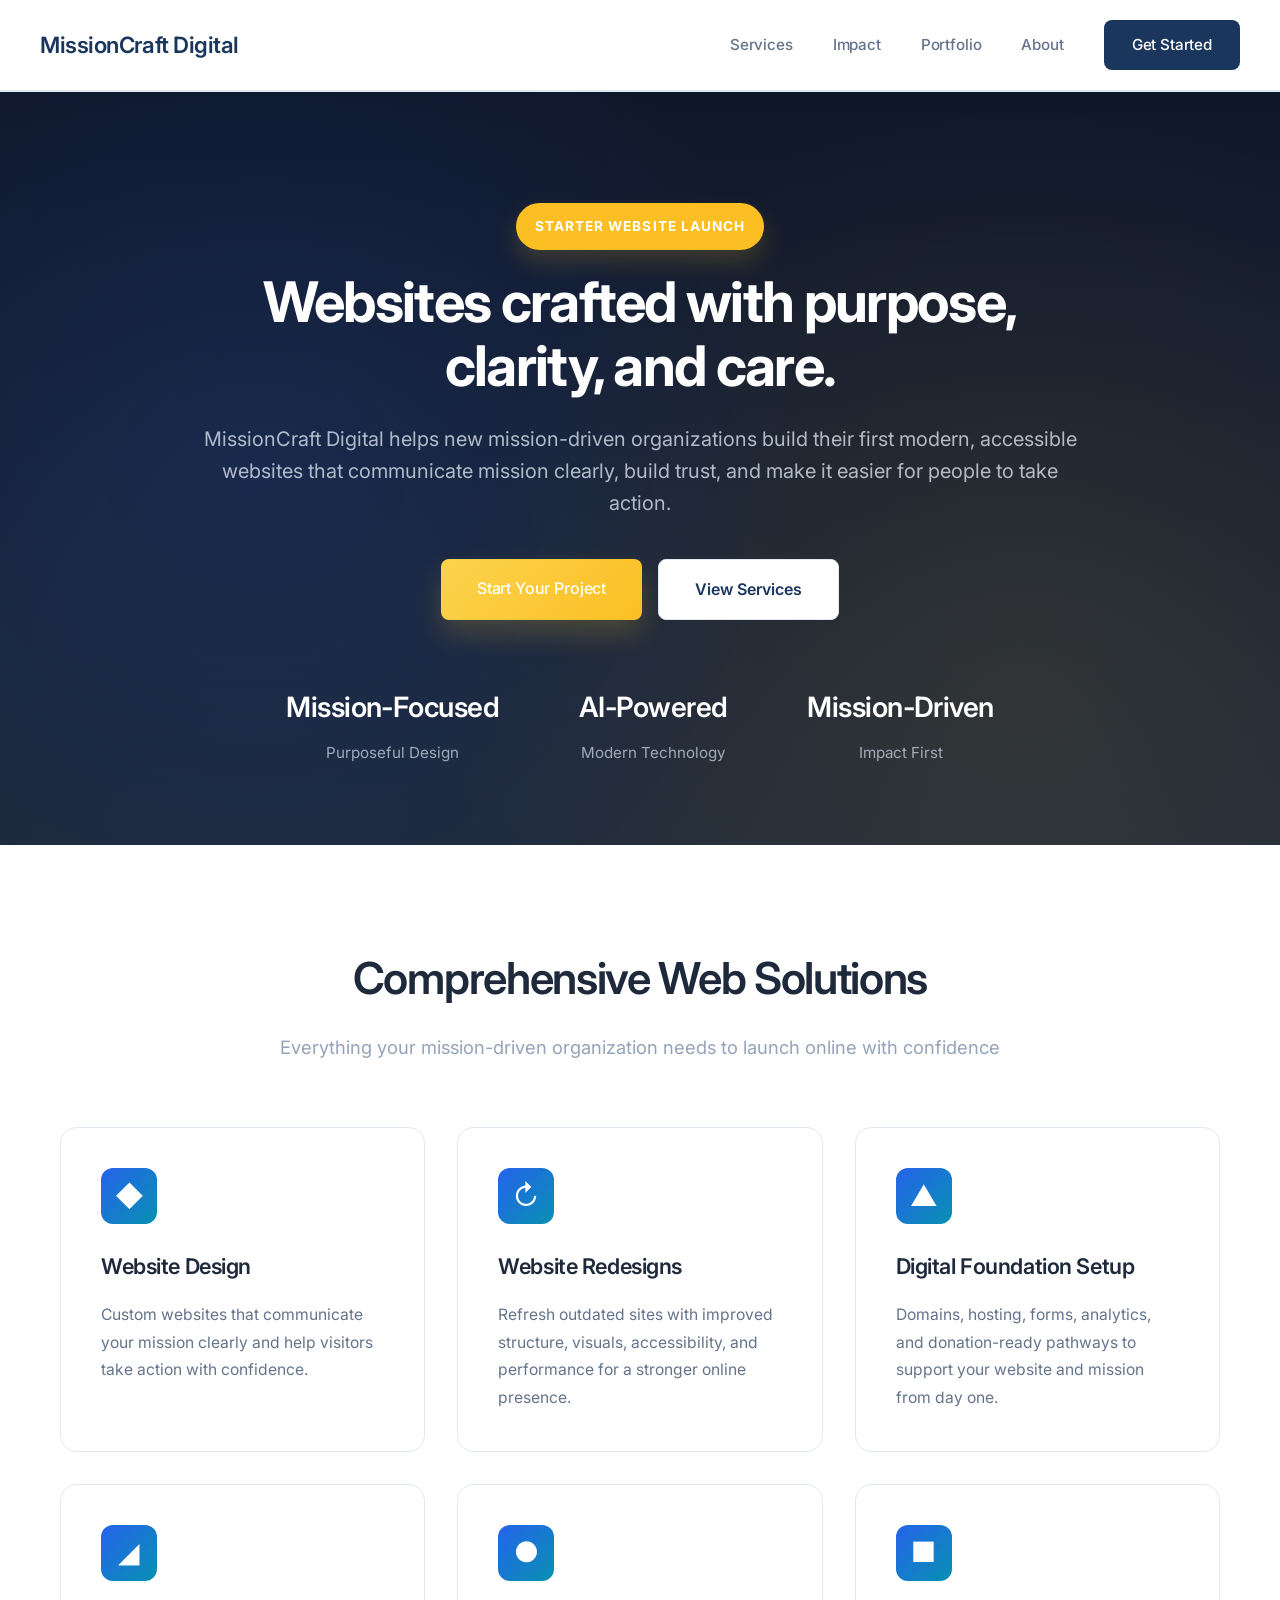
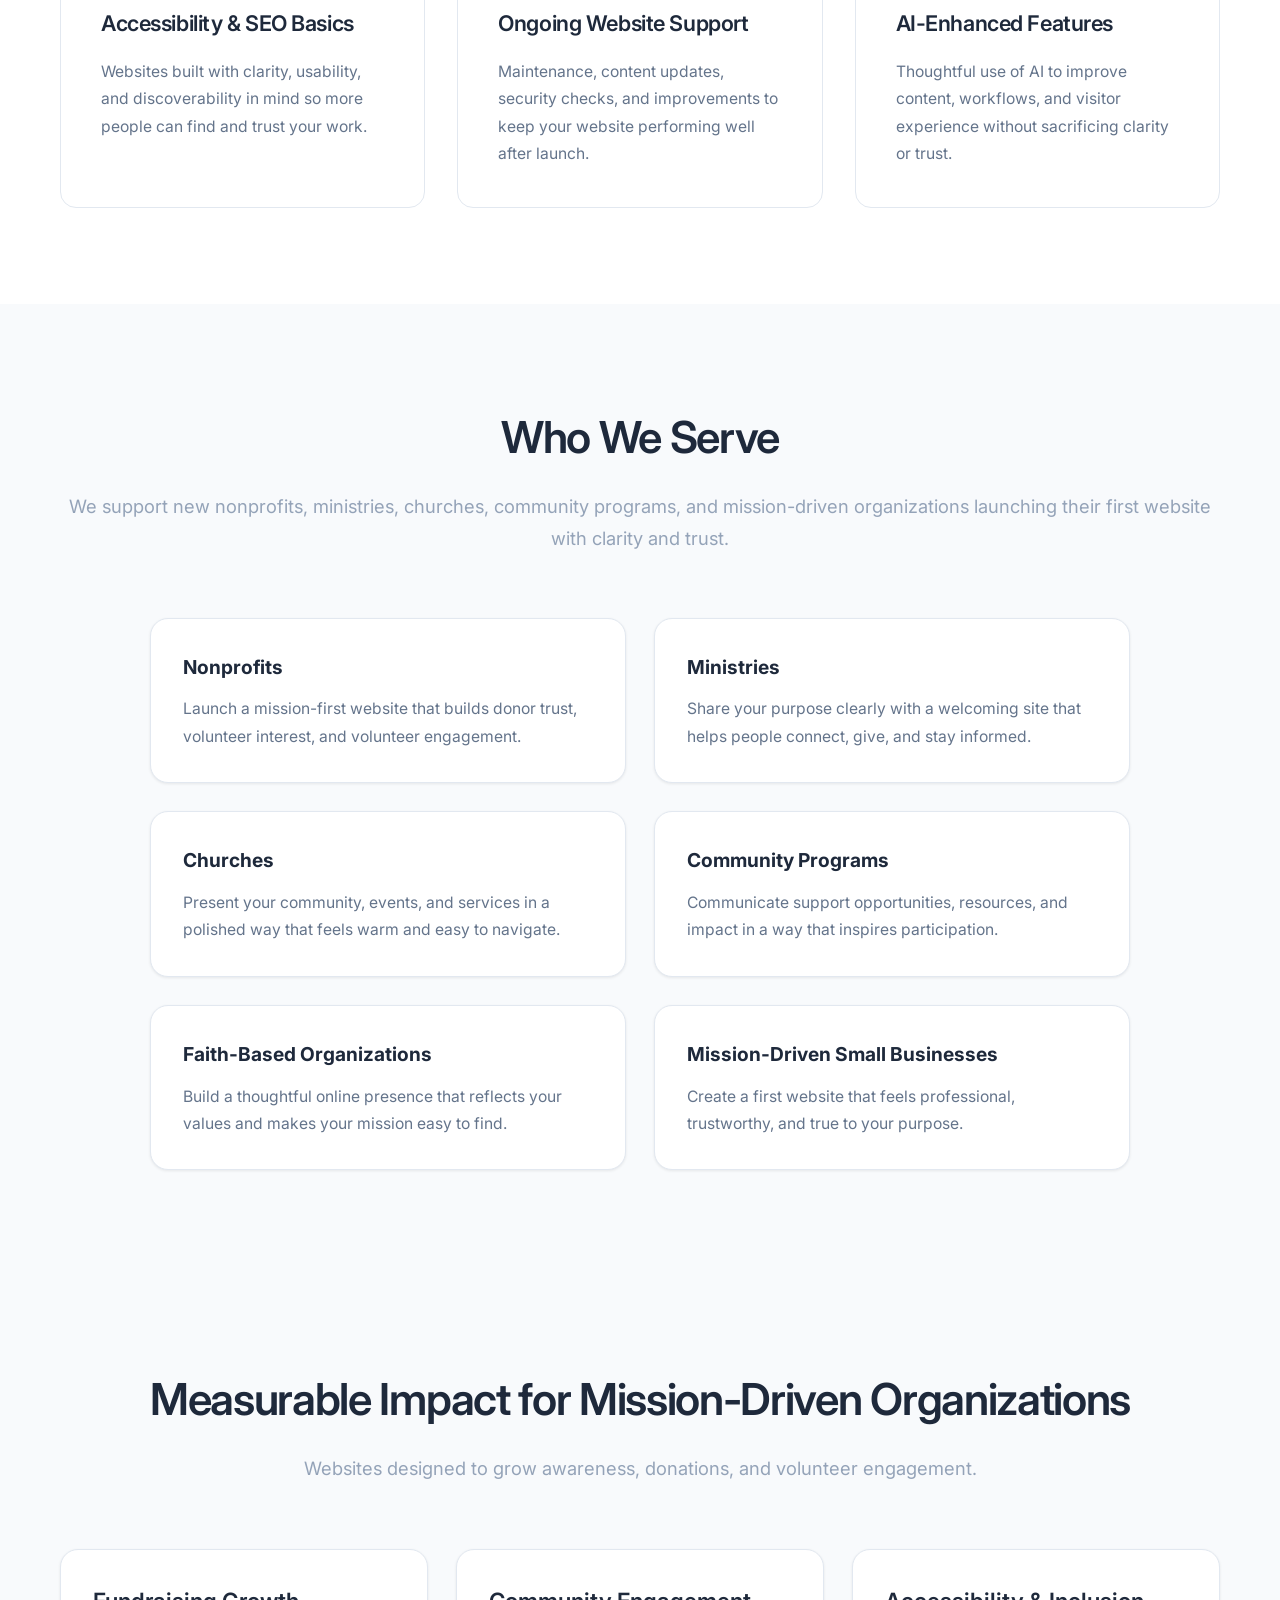
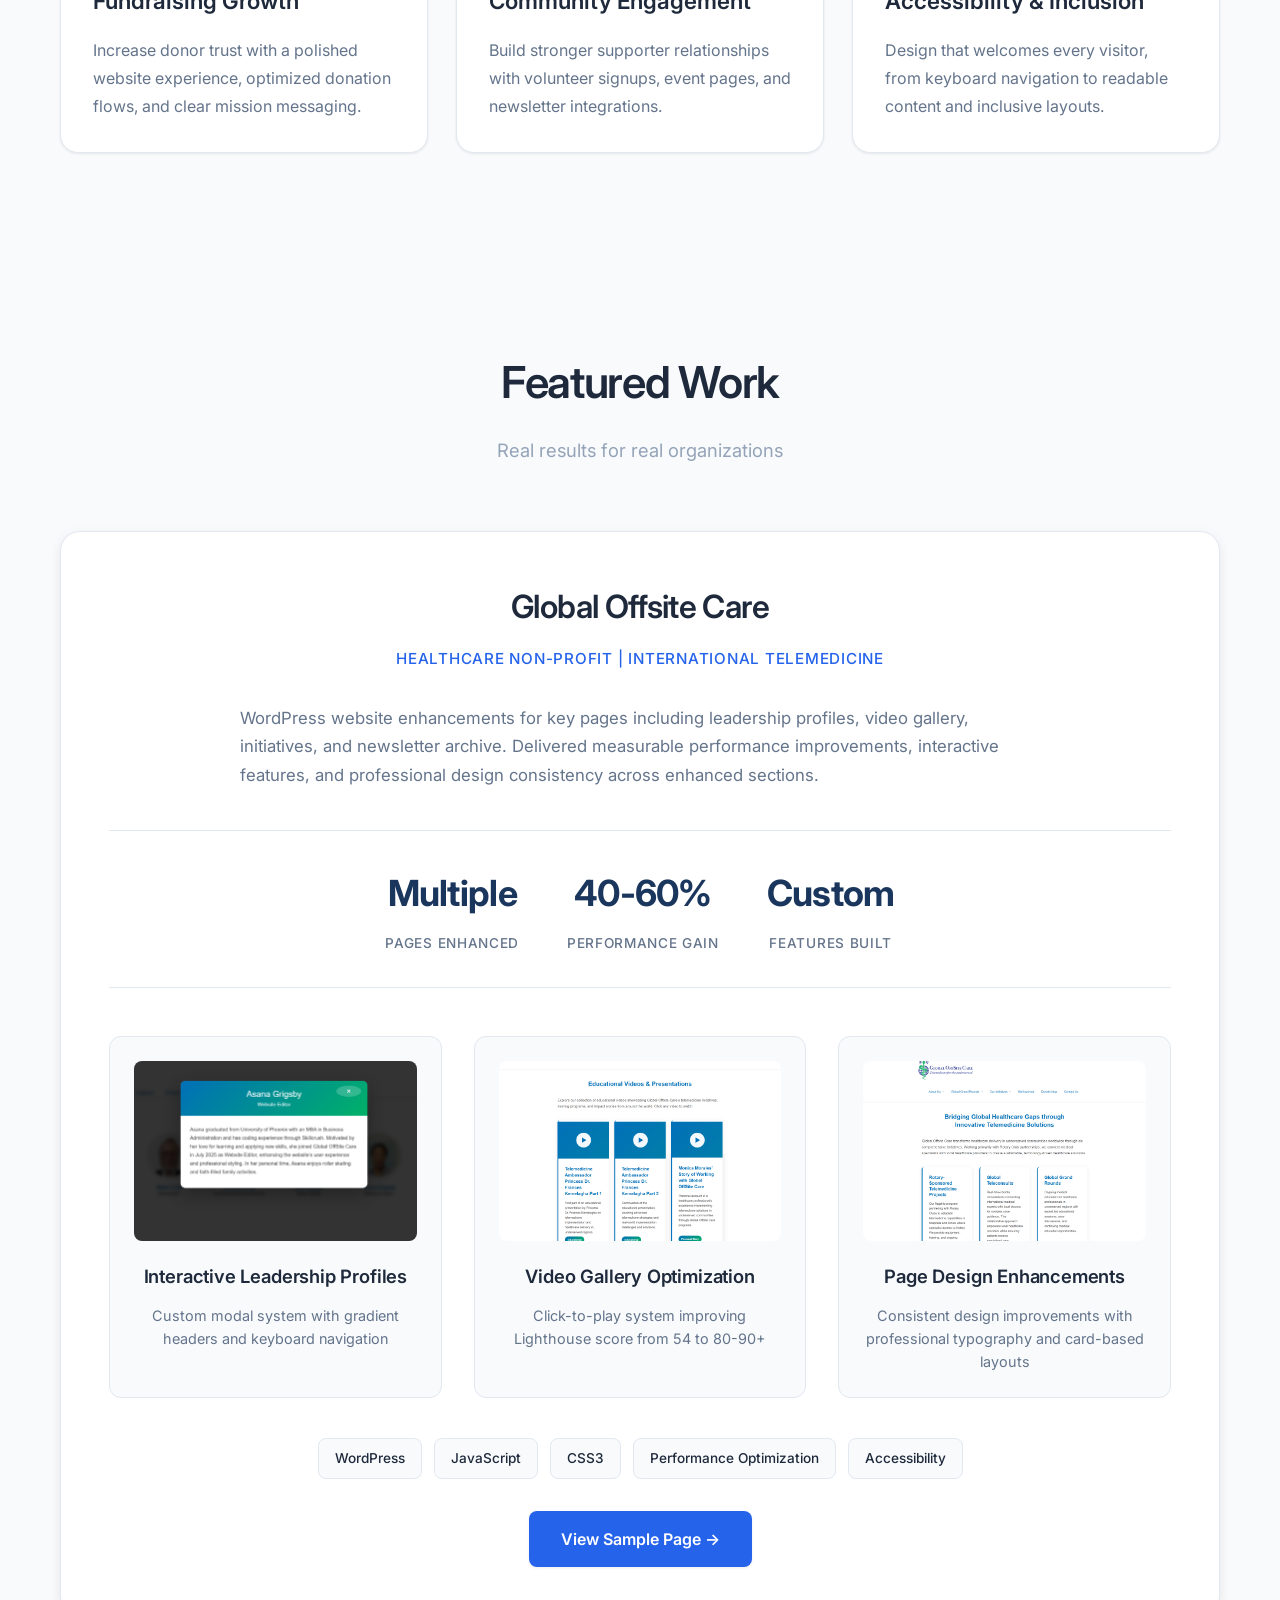
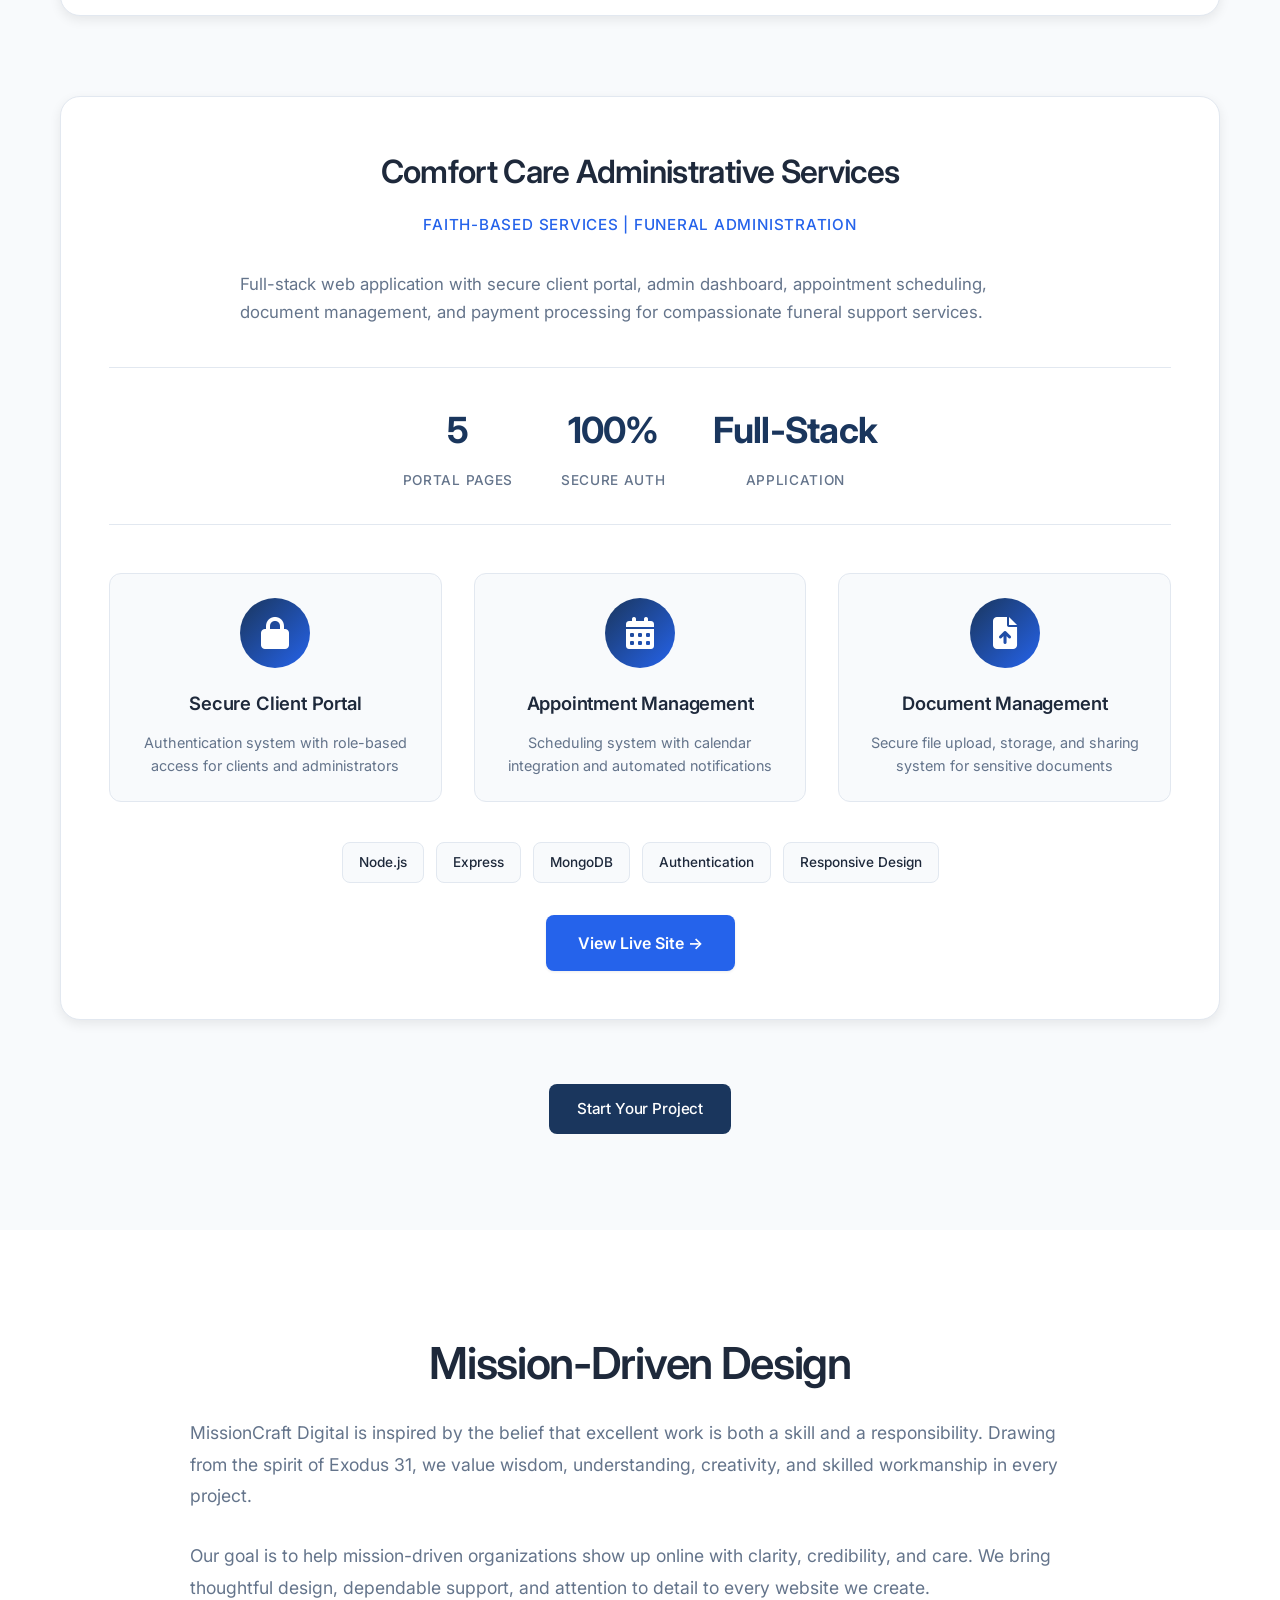
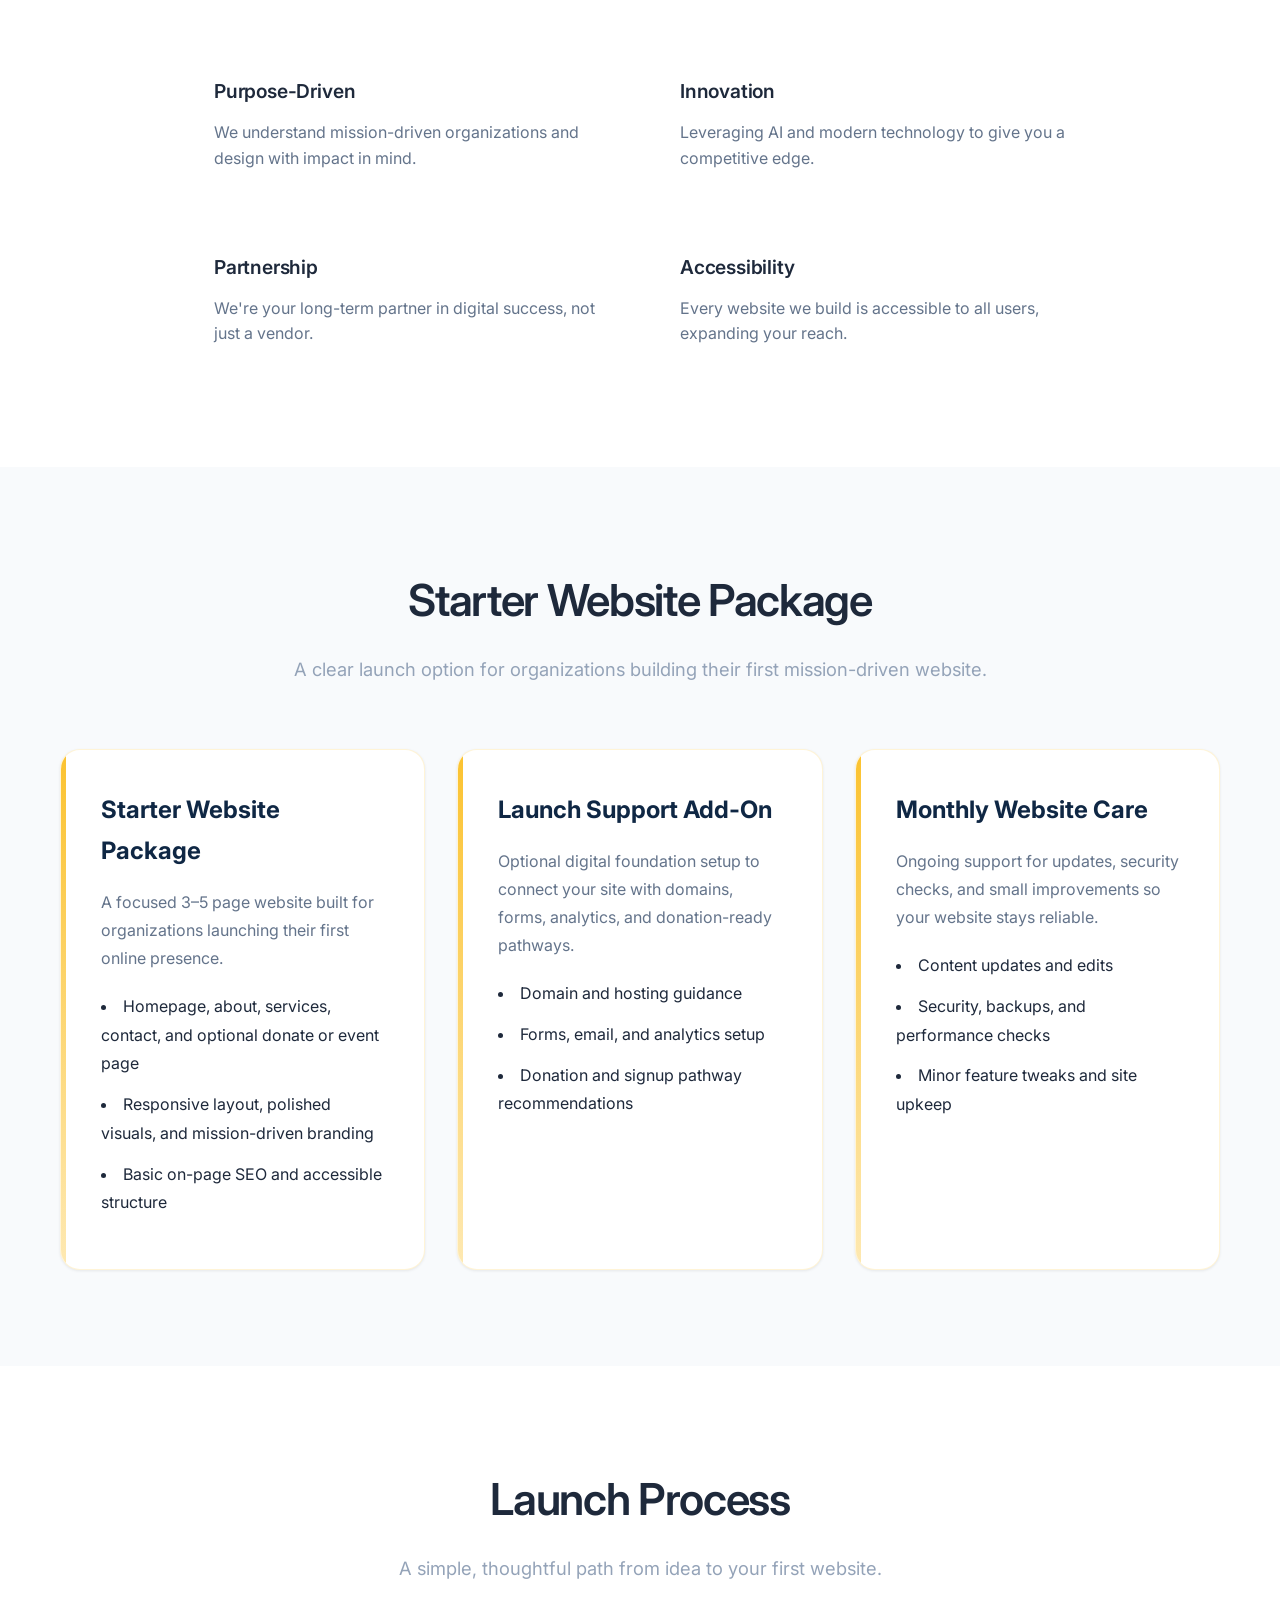
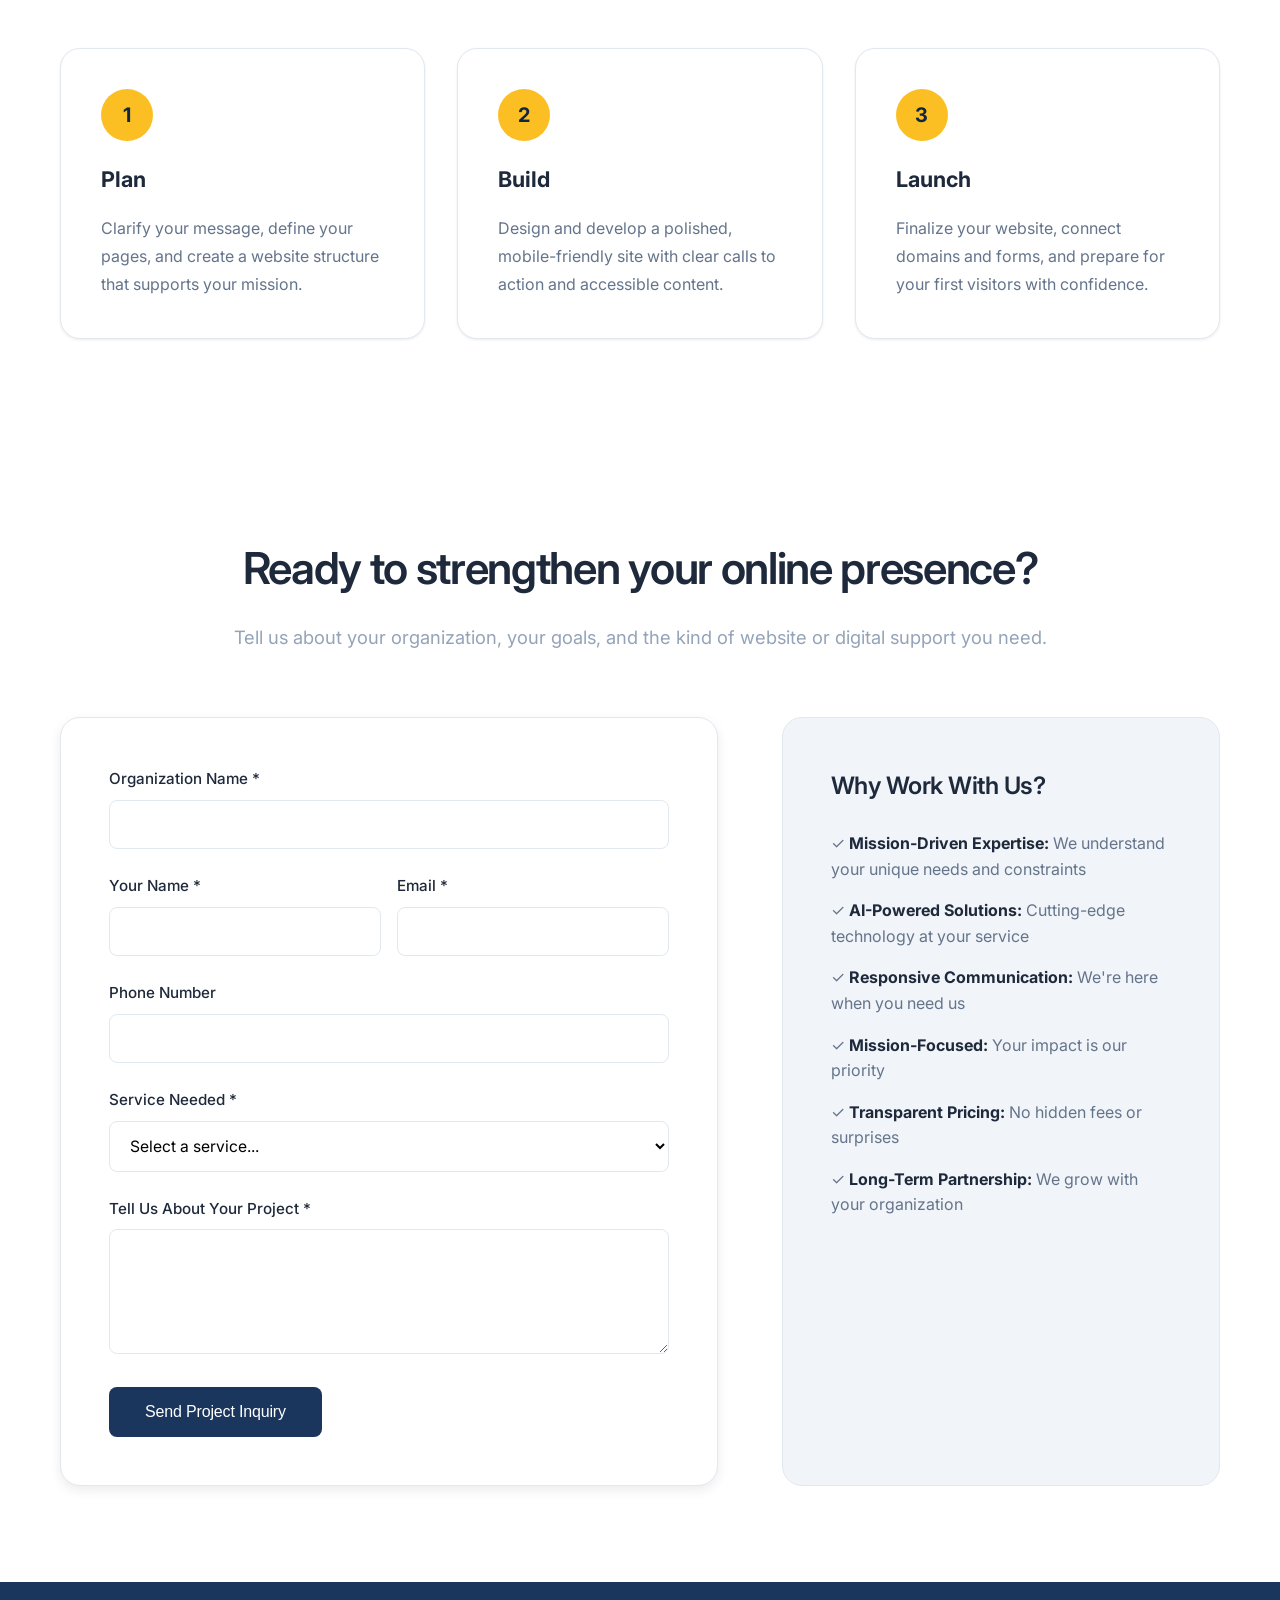
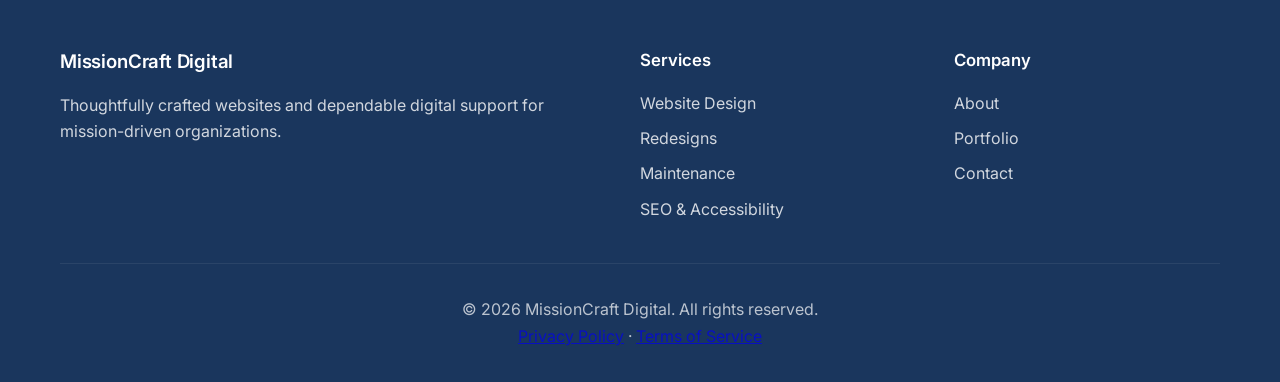
<file: index.html>
<!DOCTYPE html>
<html lang="en">
<head>
    <meta charset="UTF-8">
    <meta name="viewport" content="width=device-width, initial-scale=1.0">
    <title>MissionCraft Digital | Websites for Mission-Driven Organizations</title>
    <meta name="description" content="MissionCraft Digital creates thoughtful, accessible websites for nonprofits, ministries, and mission-driven organizations that need clarity, trust, and support online.">
    <link rel="icon" type="image/svg+xml" href="data:image/svg+xml,%3Csvg xmlns='http://www.w3.org/2000/svg' viewBox='0 0 32 32'%3E%3Crect width='32' height='32' rx='6' fill='%231a365d'/%3E%3Ctext x='16' y='23' font-family='Arial' font-size='20' font-weight='bold' fill='white' text-anchor='middle'%3EM%3C/text%3E%3C/svg%3E">
    <meta property="og:title" content="MissionCraft Digital | Websites for Mission-Driven Organizations">
    <meta property="og:description" content="Thoughtfully crafted websites for nonprofits, ministries, and mission-driven organizations. Build trust, clarity, and action online.">
    <meta property="og:type" content="website">
    <meta property="og:image" content="gosc-leadership.png">
    <meta name="twitter:card" content="summary_large_image">
    <meta name="twitter:title" content="MissionCraft Digital | Websites for Mission-Driven Organizations">
    <meta name="twitter:description" content="Thoughtfully crafted websites for mission-driven organizations. Build trust, clarity, and action online.">
    <link rel="preconnect" href="https://fonts.googleapis.com">
    <link rel="preconnect" href="https://fonts.gstatic.com" crossorigin>
    <link href="https://fonts.googleapis.com/css2?family=Inter:wght@400;500;600;700&display=swap" rel="stylesheet">
    <link rel="stylesheet" href="https://cdnjs.cloudflare.com/ajax/libs/font-awesome/6.5.0/css/all.min.css">
    <link rel="stylesheet" href="styles.css">
</head>
<body>
    <a href="#main-content" class="skip-link">Skip to main content</a>
    <header class="header">
        <nav class="nav-container">
            <div class="logo">
                <h1>MissionCraft Digital</h1>
            </div>
            <button class="nav-toggle" id="navToggle" aria-label="Toggle navigation" aria-expanded="false">
                <span class="hamburger-line"></span>
                <span class="hamburger-line"></span>
                <span class="hamburger-line"></span>
            </button>
            <ul class="nav-menu" id="navMenu">
                <li><a href="#services">Services</a></li>
                <li><a href="#impact">Impact</a></li>
                <li><a href="#portfolio">Portfolio</a></li>
                <li><a href="#about">About</a></li>
                <li><a href="#contact" class="btn-primary">Get Started</a></li>
            </ul>
        </nav>
    </header>

    <main id="main-content">
    <section class="hero">
        <div class="hero-content">
            <span class="hero-badge">Starter Website Launch</span>
            <h2 class="hero-title">Websites crafted with purpose, clarity, and care.</h2>
            <p class="hero-subtitle">MissionCraft Digital helps new mission-driven organizations build their first modern, accessible websites that communicate mission clearly, build trust, and make it easier for people to take action.</p>
            <div class="hero-cta">
                <a href="#contact" class="btn-large btn-primary">Start Your Project</a>
                <a href="#services" class="btn-large btn-secondary">View Services</a>
            </div>
        </div>
        <div class="hero-stats">
            <div class="stat">
                <h3>Mission-Focused</h3>
                <p>Purposeful Design</p>
            </div>
            <div class="stat">
                <h3>AI-Powered</h3>
                <p>Modern Technology</p>
            </div>
            <div class="stat">
                <h3>Mission-Driven</h3>
                <p>Impact First</p>
            </div>
        </div>
    </section>

    <section id="services" class="services">
        <div class="container">
            <h2 class="section-title">Comprehensive Web Solutions</h2>
            <p class="section-subtitle">Everything your mission-driven organization needs to launch online with confidence</p>
            
            <div class="services-grid">
                <div class="service-card">
                    <div class="service-icon" aria-hidden="true">◆</div>
                    <h3>Website Design</h3>
                    <p>Custom websites that communicate your mission clearly and help visitors take action with confidence.</p>
                </div>
                
                <div class="service-card">
                    <div class="service-icon" aria-hidden="true">↻</div>
                    <h3>Website Redesigns</h3>
                    <p>Refresh outdated sites with improved structure, visuals, accessibility, and performance for a stronger online presence.</p>
                </div>
                
                <div class="service-card">
                    <div class="service-icon" aria-hidden="true">▲</div>
                    <h3>Digital Foundation Setup</h3>
                    <p>Domains, hosting, forms, analytics, and donation-ready pathways to support your website and mission from day one.</p>
                </div>
                
                <div class="service-card">
                    <div class="service-icon" aria-hidden="true">◢</div>
                    <h3>Accessibility & SEO Basics</h3>
                    <p>Websites built with clarity, usability, and discoverability in mind so more people can find and trust your work.</p>
                </div>
                
                <div class="service-card">
                    <div class="service-icon" aria-hidden="true">●</div>
                    <h3>Ongoing Website Support</h3>
                    <p>Maintenance, content updates, security checks, and improvements to keep your website performing well after launch.</p>
                </div>
                
                <div class="service-card">
                    <div class="service-icon" aria-hidden="true">■</div>
                    <h3>AI-Enhanced Features</h3>
                    <p>Thoughtful use of AI to improve content, workflows, and visitor experience without sacrificing clarity or trust.</p>
                </div>
            </div>
        </div>
    </section>

    <section id="who-we-serve" class="who-we-serve">
        <div class="container">
            <h2 class="section-title">Who We Serve</h2>
            <p class="section-subtitle">We support new nonprofits, ministries, churches, community programs, and mission-driven organizations launching their first website with clarity and trust.</p>
            <div class="serve-grid">
                <div class="serve-card">
                    <h3>Nonprofits</h3>
                    <p>Launch a mission-first website that builds donor trust, volunteer interest, and volunteer engagement.</p>
                </div>
                <div class="serve-card">
                    <h3>Ministries</h3>
                    <p>Share your purpose clearly with a welcoming site that helps people connect, give, and stay informed.</p>
                </div>
                <div class="serve-card">
                    <h3>Churches</h3>
                    <p>Present your community, events, and services in a polished way that feels warm and easy to navigate.</p>
                </div>
                <div class="serve-card">
                    <h3>Community Programs</h3>
                    <p>Communicate support opportunities, resources, and impact in a way that inspires participation.</p>
                </div>
                <div class="serve-card">
                    <h3>Faith-Based Organizations</h3>
                    <p>Build a thoughtful online presence that reflects your values and makes your mission easy to find.</p>
                </div>
                <div class="serve-card">
                    <h3>Mission-Driven Small Businesses</h3>
                    <p>Create a first website that feels professional, trustworthy, and true to your purpose.</p>
                </div>
            </div>
        </div>
    </section>

    <section id="impact" class="impact">
        <div class="container">
            <h2 class="section-title">Measurable Impact for Mission-Driven Organizations</h2>
            <p class="section-subtitle">Websites designed to grow awareness, donations, and volunteer engagement.</p>
            <div class="impact-grid">
                <div class="impact-card">
                    <h3>Fundraising Growth</h3>
                    <p>Increase donor trust with a polished website experience, optimized donation flows, and clear mission messaging.</p>
                </div>
                <div class="impact-card">
                    <h3>Community Engagement</h3>
                    <p>Build stronger supporter relationships with volunteer signups, event pages, and newsletter integrations.</p>
                </div>
                <div class="impact-card">
                    <h3>Accessibility & Inclusion</h3>
                    <p>Design that welcomes every visitor, from keyboard navigation to readable content and inclusive layouts.</p>
                </div>
            </div>
        </div>
    </section>

    <section id="portfolio" class="portfolio">
        <div class="container">
            <h2 class="section-title">Featured Work</h2>
            <p class="section-subtitle">Real results for real organizations</p>
            
            <div class="portfolio-projects">
                <div class="project-showcase">
                    <div class="project-header">
                        <h3>Global Offsite Care</h3>
                        <p class="project-type">Healthcare Non-Profit | International Telemedicine</p>
                    </div>
                    <div class="project-description">
                        <p>WordPress website enhancements for key pages including leadership profiles, video gallery, initiatives, and newsletter archive. Delivered measurable performance improvements, interactive features, and professional design consistency across enhanced sections.</p>
                    </div>
                    <div class="project-metrics">
                        <div class="metric-item">
                            <span class="metric-value">Multiple</span>
                            <span class="metric-text">Pages Enhanced</span>
                        </div>
                        <div class="metric-item">
                            <span class="metric-value">40-60%</span>
                            <span class="metric-text">Performance Gain</span>
                        </div>
                        <div class="metric-item">
                            <span class="metric-value">Custom</span>
                            <span class="metric-text">Features Built</span>
                        </div>
                    </div>
                    <div class="project-highlights">
                        <div class="highlight-card">
                            <div class="highlight-image">
                                <img src="gosc-leadership.png" alt="Interactive Leadership Modal" width="400" height="180" loading="lazy">
                            </div>
                            <h4>Interactive Leadership Profiles</h4>
                            <p>Custom modal system with gradient headers and keyboard navigation</p>
                        </div>
                        <div class="highlight-card">
                            <div class="highlight-image">
                                <img src="gosc-videos.png" alt="Optimized Video Gallery" width="400" height="180" loading="lazy">
                            </div>
                            <h4>Video Gallery Optimization</h4>
                            <p>Click-to-play system improving Lighthouse score from 54 to 80-90+</p>
                        </div>
                        <div class="highlight-card">
                            <div class="highlight-image">
                                <img src="gosc-initiatives.png" alt="Site-Wide Design System" width="400" height="180" loading="lazy">
                            </div>
                            <h4>Page Design Enhancements</h4>
                            <p>Consistent design improvements with professional typography and card-based layouts</p>
                        </div>
                    </div>
                    <div class="project-tech">
                        <span class="tech-tag">WordPress</span>
                        <span class="tech-tag">JavaScript</span>
                        <span class="tech-tag">CSS3</span>
                        <span class="tech-tag">Performance Optimization</span>
                        <span class="tech-tag">Accessibility</span>
                    </div>
                    <div class="project-links">
                        <a href="https://globaloffsitecare.org/about-us/leadership/" target="_blank" rel="noopener" class="project-link-btn">View Sample Page →</a>
                    </div>
                </div>

                <div class="project-showcase">
                    <div class="project-header">
                        <h3>Comfort Care Administrative Services</h3>
                        <p class="project-type">Faith-Based Services | Funeral Administration</p>
                    </div>
                    <div class="project-description">
                        <p>Full-stack web application with secure client portal, admin dashboard, appointment scheduling, document management, and payment processing for compassionate funeral support services.</p>
                    </div>
                    <div class="project-metrics">
                        <div class="metric-item">
                            <span class="metric-value">5</span>
                            <span class="metric-text">Portal Pages</span>
                        </div>
                        <div class="metric-item">
                            <span class="metric-value">100%</span>
                            <span class="metric-text">Secure Auth</span>
                        </div>
                        <div class="metric-item">
                            <span class="metric-value">Full-Stack</span>
                            <span class="metric-text">Application</span>
                        </div>
                    </div>
                    <div class="project-highlights">
                        <div class="highlight-card">
                            <div class="highlight-icon">
                                <i class="fas fa-lock" aria-hidden="true"></i>
                            </div>
                            <h4>Secure Client Portal</h4>
                            <p>Authentication system with role-based access for clients and administrators</p>
                        </div>
                        <div class="highlight-card">
                            <div class="highlight-icon">
                                <i class="fas fa-calendar-alt" aria-hidden="true"></i>
                            </div>
                            <h4>Appointment Management</h4>
                            <p>Scheduling system with calendar integration and automated notifications</p>
                        </div>
                        <div class="highlight-card">
                            <div class="highlight-icon">
                                <i class="fas fa-file-upload" aria-hidden="true"></i>
                            </div>
                            <h4>Document Management</h4>
                            <p>Secure file upload, storage, and sharing system for sensitive documents</p>
                        </div>
                    </div>
                    <div class="project-tech">
                        <span class="tech-tag">Node.js</span>
                        <span class="tech-tag">Express</span>
                        <span class="tech-tag">MongoDB</span>
                        <span class="tech-tag">Authentication</span>
                        <span class="tech-tag">Responsive Design</span>
                    </div>
                    <div class="project-links">
                        <a href="https://comfort-care-administrative-services.netlify.app" target="_blank" rel="noopener" class="project-link-btn">View Live Site →</a>
                    </div>
                </div>
            </div>

            <div class="portfolio-cta">
                <a href="#contact" class="btn-primary">Start Your Project</a>
            </div>
        </div>
    </section>

    <section id="about" class="about">
        <div class="container">
            <div class="about-content">
                <h2 class="section-title">Mission-Driven Design</h2>
                <p class="about-text">
                    MissionCraft Digital is inspired by the belief that excellent work is both a skill and a responsibility. Drawing from the spirit of Exodus 31, we value wisdom, understanding, creativity, and skilled workmanship in every project.
                </p>
                <p class="about-text">
                    Our goal is to help mission-driven organizations show up online with clarity, credibility, and care. We bring thoughtful design, dependable support, and attention to detail to every website we create.
                </p>
                
                <div class="values-grid">
                    <div class="value-item">
                        <h4>Purpose-Driven</h4>
                        <p>We understand mission-driven organizations and design with impact in mind.</p>
                    </div>
                    <div class="value-item">
                        <h4>Innovation</h4>
                        <p>Leveraging AI and modern technology to give you a competitive edge.</p>
                    </div>
                    <div class="value-item">
                        <h4>Partnership</h4>
                        <p>We're your long-term partner in digital success, not just a vendor.</p>
                    </div>
                    <div class="value-item">
                        <h4>Accessibility</h4>
                        <p>Every website we build is accessible to all users, expanding your reach.</p>
                    </div>
                </div>
            </div>
        </div>
    </section>

    <section id="packages" class="packages">
        <div class="container">
            <h2 class="section-title">Starter Website Package</h2>
            <p class="section-subtitle">A clear launch option for organizations building their first mission-driven website.</p>
            <div class="package-grid">
                <div class="package-card">
                    <h3>Starter Website Package</h3>
                    <p>A focused 3–5 page website built for organizations launching their first online presence.</p>
                    <ul>
                        <li>Homepage, about, services, contact, and optional donate or event page</li>
                        <li>Responsive layout, polished visuals, and mission-driven branding</li>
                        <li>Basic on-page SEO and accessible structure</li>
                    </ul>
                </div>
                <div class="package-card">
                    <h3>Launch Support Add-On</h3>
                    <p>Optional digital foundation setup to connect your site with domains, forms, analytics, and donation-ready pathways.</p>
                    <ul>
                        <li>Domain and hosting guidance</li>
                        <li>Forms, email, and analytics setup</li>
                        <li>Donation and signup pathway recommendations</li>
                    </ul>
                </div>
                <div class="package-card">
                    <h3>Monthly Website Care</h3>
                    <p>Ongoing support for updates, security checks, and small improvements so your website stays reliable.</p>
                    <ul>
                        <li>Content updates and edits</li>
                        <li>Security, backups, and performance checks</li>
                        <li>Minor feature tweaks and site upkeep</li>
                    </ul>
                </div>
            </div>
        </div>
    </section>

    <section id="process" class="process">
        <div class="container">
            <h2 class="section-title">Launch Process</h2>
            <p class="section-subtitle">A simple, thoughtful path from idea to your first website.</p>
            <div class="process-grid">
                <div class="process-card">
                    <div class="process-step">1</div>
                    <h3>Plan</h3>
                    <p>Clarify your message, define your pages, and create a website structure that supports your mission.</p>
                </div>
                <div class="process-card">
                    <div class="process-step">2</div>
                    <h3>Build</h3>
                    <p>Design and develop a polished, mobile-friendly site with clear calls to action and accessible content.</p>
                </div>
                <div class="process-card">
                    <div class="process-step">3</div>
                    <h3>Launch</h3>
                    <p>Finalize your website, connect domains and forms, and prepare for your first visitors with confidence.</p>
                </div>
            </div>
        </div>
    </section>

    <section id="contact" class="contact">
        <div class="container">
            <h2 class="section-title">Ready to strengthen your online presence?</h2>
            <p class="section-subtitle">Tell us about your organization, your goals, and the kind of website or digital support you need.</p>
            
            <div class="contact-content">
                <form class="contact-form" id="contactForm" name="contact" method="POST" action="https://formspree.io/f/xqejplwa">
                    <input type="hidden" name="_subject" value="New MissionCraft Digital inquiry">
                    <div class="form-group">
                        <label for="orgName">Organization Name *</label>
                        <input type="text" id="orgName" name="orgName" required>
                    </div>
                    
                    <div class="form-row">
                        <div class="form-group">
                            <label for="name">Your Name *</label>
                            <input type="text" id="name" name="name" required>
                        </div>
                        
                        <div class="form-group">
                            <label for="email">Email *</label>
                            <input type="email" id="email" name="email" required>
                        </div>
                    </div>
                    
                    <div class="form-group">
                        <label for="phone">Phone Number</label>
                        <input type="tel" id="phone" name="phone">
                    </div>
                    
                    <div class="form-group">
                        <label for="service">Service Needed *</label>
                        <select id="service" name="service" required>
                            <option value="">Select a service...</option>
                            <option value="starter-website">Starter Website Package</option>
                            <option value="new-website">New Website Design</option>
                            <option value="redesign">Website Redesign</option>
                            <option value="maintenance">Ongoing Maintenance</option>
                            <option value="seo">SEO & Accessibility</option>
                            <option value="hosting">Hosting Support</option>
                            <option value="consultation">Consultation</option>
                        </select>
                    </div>
                    
                    <div class="form-group">
                        <label for="message">Tell Us About Your Project *</label>
                        <textarea id="message" name="message" rows="5" required></textarea>
                    </div>
                    
                    <button type="submit" class="btn-large btn-primary">Send Project Inquiry</button>
                </form>
                
                <div class="contact-info">
                    <h3>Why Work With Us?</h3>
                    <ul class="benefits-list">
                        <li>✓ <strong>Mission-Driven Expertise:</strong> We understand your unique needs and constraints</li>
                        <li>✓ <strong>AI-Powered Solutions:</strong> Cutting-edge technology at your service</li>
                        <li>✓ <strong>Responsive Communication:</strong> We're here when you need us</li>
                        <li>✓ <strong>Mission-Focused:</strong> Your impact is our priority</li>
                        <li>✓ <strong>Transparent Pricing:</strong> No hidden fees or surprises</li>
                        <li>✓ <strong>Long-Term Partnership:</strong> We grow with your organization</li>
                    </ul>
                </div>
            </div>
        </div>
    </section>

    </main>

    <footer class="footer">
        <div class="container">
            <div class="footer-content">
                <div class="footer-section">
                    <h3>MissionCraft Digital</h3>
                    <p>Thoughtfully crafted websites and dependable digital support for mission-driven organizations.</p>
                </div>
                
                <div class="footer-section">
                    <h4>Services</h4>
                    <ul>
                        <li><a href="#services">Website Design</a></li>
                        <li><a href="#services">Redesigns</a></li>
                        <li><a href="#services">Maintenance</a></li>
                        <li><a href="#services">SEO & Accessibility</a></li>
                    </ul>
                </div>
                
                <div class="footer-section">
                    <h4>Company</h4>
                    <ul>
                        <li><a href="#about">About</a></li>
                        <li><a href="#portfolio">Portfolio</a></li>
                        <li><a href="#contact">Contact</a></li>
                    </ul>
                </div>
            </div>
            
            <div class="footer-bottom">
                <p>&copy; 2026 MissionCraft Digital. All rights reserved.</p>
                <p><a href="privacy.html">Privacy Policy</a> · <a href="terms.html">Terms of Service</a></p>
            </div>
        </div>
    </footer>

    <button id="backToTop" class="back-to-top" aria-label="Back to top" title="Back to top">
        <span aria-hidden="true">↑</span>
    </button>

    <div id="formToast" class="form-toast hidden" aria-live="polite" aria-hidden="true"></div>

    <script src="script.js"></script>
</body>
</html>
</file>
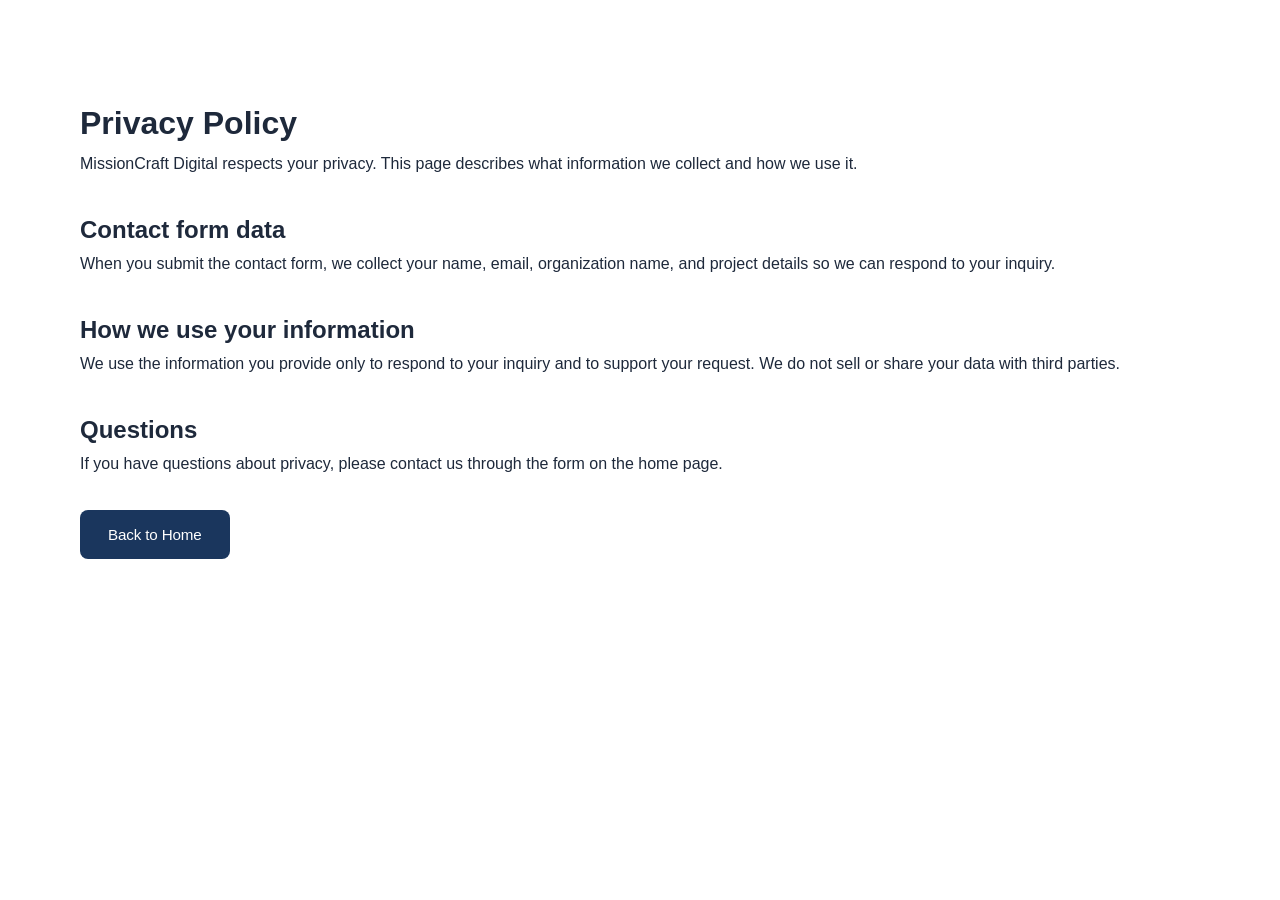
<file: privacy.html>
<!DOCTYPE html>
<html lang="en">
<head>
    <meta charset="UTF-8">
    <meta name="viewport" content="width=device-width, initial-scale=1.0">
    <title>Privacy Policy | MissionCraft Digital</title>
    <link rel="stylesheet" href="styles.css">
</head>
<body>
    <main class="container" style="padding: 6rem 2.5rem;">
        <h1>Privacy Policy</h1>
        <p>MissionCraft Digital respects your privacy. This page describes what information we collect and how we use it.</p>
        <section style="margin-top: 2rem;">
            <h2>Contact form data</h2>
            <p>When you submit the contact form, we collect your name, email, organization name, and project details so we can respond to your inquiry.</p>
        </section>
        <section style="margin-top: 2rem;">
            <h2>How we use your information</h2>
            <p>We use the information you provide only to respond to your inquiry and to support your request. We do not sell or share your data with third parties.</p>
        </section>
        <section style="margin-top: 2rem;">
            <h2>Questions</h2>
            <p>If you have questions about privacy, please contact us through the form on the home page.</p>
        </section>
        <p style="margin-top: 2rem;"><a href="index.html" class="btn-primary">Back to Home</a></p>
    </main>
</body>
</html>
</file>
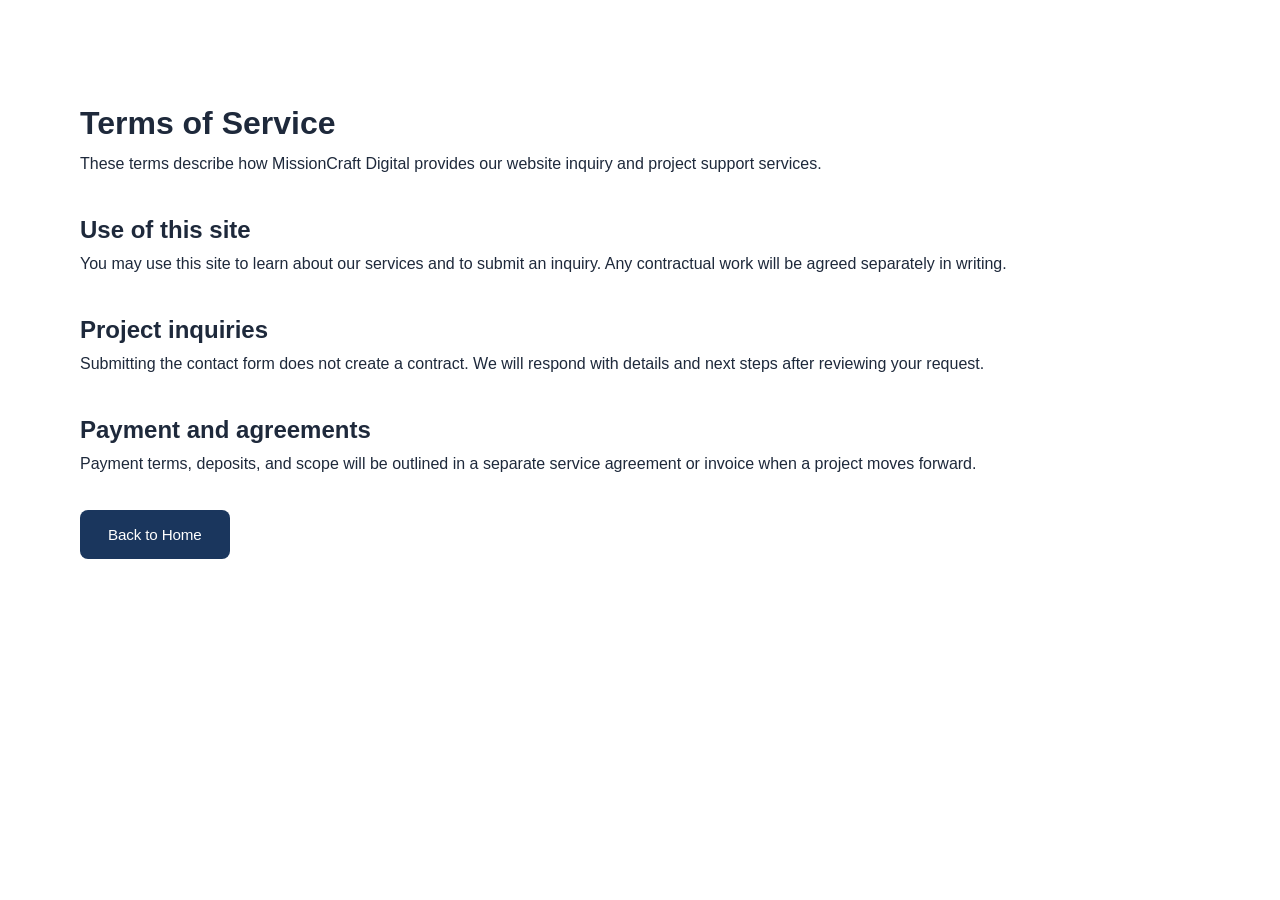
<file: terms.html>
<!DOCTYPE html>
<html lang="en">
<head>
    <meta charset="UTF-8">
    <meta name="viewport" content="width=device-width, initial-scale=1.0">
    <title>Terms of Service | MissionCraft Digital</title>
    <link rel="stylesheet" href="styles.css">
</head>
<body>
    <main class="container" style="padding: 6rem 2.5rem;">
        <h1>Terms of Service</h1>
        <p>These terms describe how MissionCraft Digital provides our website inquiry and project support services.</p>
        <section style="margin-top: 2rem;">
            <h2>Use of this site</h2>
            <p>You may use this site to learn about our services and to submit an inquiry. Any contractual work will be agreed separately in writing.</p>
        </section>
        <section style="margin-top: 2rem;">
            <h2>Project inquiries</h2>
            <p>Submitting the contact form does not create a contract. We will respond with details and next steps after reviewing your request.</p>
        </section>
        <section style="margin-top: 2rem;">
            <h2>Payment and agreements</h2>
            <p>Payment terms, deposits, and scope will be outlined in a separate service agreement or invoice when a project moves forward.</p>
        </section>
        <p style="margin-top: 2rem;"><a href="index.html" class="btn-primary">Back to Home</a></p>
    </main>
</body>
</html>
</file>
<file: styles.css>
* {
    margin: 0;
    padding: 0;
    box-sizing: border-box;
}

:root {
    --primary-color: #1a365d;
    --primary-dark: #0f2744;
    --secondary-color: #2563eb;
    --accent-color: #0891b2;
    --accent-warm: #fbbf24;
    --accent-soft: #fef3c7;
    --text-dark: #1e293b;
    --text-light: #64748b;
    --text-lighter: #94a3b8;
    --bg-light: #f8fafc;
    --bg-white: #FFFFFF;
    --bg-gray: #f1f5f9;
    --border-color: #e2e8f0;
    --shadow-sm: 0 1px 3px rgba(0,0,0,0.08);
    --shadow-md: 0 4px 12px rgba(0,0,0,0.08);
    --shadow-lg: 0 20px 40px rgba(0,0,0,0.12);
    --shadow-xl: 0 25px 50px rgba(0,0,0,0.15);
}

.skip-link {
    position: absolute;
    top: -100%;
    left: 50%;
    transform: translateX(-50%);
    background: var(--primary-color);
    color: white;
    padding: 0.75rem 1.5rem;
    border-radius: 0 0 8px 8px;
    z-index: 10000;
    font-weight: 600;
    text-decoration: none;
    transition: top 0.2s ease;
}

.skip-link:focus {
    top: 0;
}

.hidden-field {
    display: none;
}

body {
    font-family: 'Inter', -apple-system, BlinkMacSystemFont, 'Segoe UI', Roboto, 'Helvetica Neue', Arial, sans-serif;
    line-height: 1.7;
    color: var(--text-dark);
    background-color: var(--bg-white);
    font-weight: 400;
    -webkit-font-smoothing: antialiased;
    -moz-osx-font-smoothing: grayscale;
}

.container {
    max-width: 1200px;
    margin: 0 auto;
    padding: 0 20px;
}

.header {
    background-color: rgba(255, 255, 255, 0.98);
    -webkit-backdrop-filter: blur(10px);
    backdrop-filter: blur(10px);
    box-shadow: 0 1px 0 var(--border-color);
    position: sticky;
    top: 0;
    z-index: 1000;
    border-bottom: 1px solid var(--border-color);
}

.nav-container {
    max-width: 1280px;
    margin: 0 auto;
    padding: 1.25rem 2.5rem;
    display: flex;
    justify-content: space-between;
    align-items: center;
}

.logo h1 {
    font-size: 1.4rem;
    color: var(--primary-color);
    font-weight: 600;
    letter-spacing: -0.02em;
}

.nav-toggle {
    display: none;
    flex-direction: column;
    justify-content: center;
    gap: 5px;
    background: none;
    border: none;
    cursor: pointer;
    padding: 0.5rem;
    z-index: 1001;
}

.hamburger-line {
    display: block;
    width: 24px;
    height: 2.5px;
    background-color: var(--text-dark);
    border-radius: 2px;
    transition: all 0.3s ease;
}

.nav-toggle.active .hamburger-line:nth-child(1) {
    transform: translateY(7.5px) rotate(45deg);
}

.nav-toggle.active .hamburger-line:nth-child(2) {
    opacity: 0;
}

.nav-toggle.active .hamburger-line:nth-child(3) {
    transform: translateY(-7.5px) rotate(-45deg);
}

.nav-menu {
    display: flex;
    list-style: none;
    gap: 2.5rem;
    align-items: center;
}

.nav-menu a {
    text-decoration: none;
    color: var(--text-light);
    font-weight: 500;
    font-size: 0.95rem;
    transition: color 0.2s ease;
    letter-spacing: -0.01em;
}

.nav-menu a:hover {
    color: var(--primary-color);
}

.btn-primary {
    background-color: var(--primary-color);
    color: white !important;
    padding: 0.75rem 1.75rem;
    border-radius: 8px;
    transition: all 0.2s ease;
    border: none;
    cursor: pointer;
    font-weight: 500;
    text-decoration: none;
    display: inline-block;
    font-size: 0.95rem;
    letter-spacing: -0.01em;
}

.btn-primary:hover {
    background-color: var(--primary-dark);
    transform: translateY(-1px);
    box-shadow: var(--shadow-lg);
}

.btn-secondary {
    background-color: var(--bg-white);
    color: var(--primary-color);
    padding: 0.75rem 1.75rem;
    border-radius: 8px;
    border: 1.5px solid var(--border-color);
    transition: all 0.3s ease;
    cursor: pointer;
    font-weight: 600;
    text-decoration: none;
    display: inline-block;
}

.btn-secondary:hover {
    background-color: var(--bg-gray);
    border-color: var(--text-light);
    transform: translateY(-1px);
}

.btn-large {
    padding: 1rem 2.25rem;
    font-size: 1rem;
}

.btn-text {
    color: var(--primary-color);
    text-decoration: none;
    font-weight: 600;
    transition: color 0.3s ease;
}

.btn-text:hover {
    color: var(--primary-dark);
}

.hero {
    background: linear-gradient(180deg, #0f172a 0%, #1e293b 100%);
    color: white;
    padding: 7rem 2.5rem 5rem;
    text-align: center;
    position: relative;
    overflow: hidden;
}

.hero::before {
    content: '';
    position: absolute;
    top: 0;
    left: 0;
    right: 0;
    bottom: 0;
    background: radial-gradient(circle at 20% 50%, rgba(37, 99, 235, 0.15) 0%, transparent 50%),
                radial-gradient(circle at 80% 80%, rgba(251, 191, 36, 0.1) 0%, transparent 50%);
    pointer-events: none;
}

.hero-content {
    max-width: 900px;
    margin: 0 auto 4rem;
    position: relative;
    z-index: 1;
}

.hero-badge {
    display: inline-flex;
    align-items: center;
    justify-content: center;
    padding: 0.75rem 1.15rem;
    background-color: var(--accent-warm);
    color: white;
    border-radius: 999px;
    font-size: 0.85rem;
    font-weight: 700;
    letter-spacing: 0.08em;
    text-transform: uppercase;
    margin-bottom: 1.25rem;
    box-shadow: 0 12px 25px rgba(251, 191, 36, 0.18);
}

.hero-title {
    font-size: 3.5rem;
    font-weight: 700;
    margin-bottom: 1.5rem;
    line-height: 1.15;
    letter-spacing: -0.03em;
}

.highlight {
    background: linear-gradient(135deg, #3b82f6 0%, #06b6d4 100%);
    -webkit-background-clip: text;
    -webkit-text-fill-color: transparent;
    background-clip: text;
    position: relative;
}

.hero-subtitle {
    font-size: 1.25rem;
    margin-bottom: 2.5rem;
    opacity: 0.85;
    font-weight: 400;
    line-height: 1.6;
    color: #cbd5e1;
}

.hero-cta {
    display: flex;
    gap: 1rem;
    justify-content: center;
    flex-wrap: wrap;
}

.hero .btn-primary {
    background: linear-gradient(135deg, #fcd34d 0%, #fbbf24 100%);
    color: white !important;
    box-shadow: 0 14px 28px rgba(251, 191, 36, 0.2);
}

.hero .btn-primary:hover {
    background: linear-gradient(135deg, #f9d72b 0%, #f59e0b 100%);
    color: white !important;
    transform: translateY(-1px);
}

.hero-stats {
    display: flex;
    justify-content: center;
    gap: 5rem;
    flex-wrap: wrap;
    max-width: 900px;
    margin: 0 auto;
    position: relative;
    z-index: 1;
}

.stat {
    text-align: center;
}

.stat h3 {
    font-size: 1.75rem;
    font-weight: 600;
    margin-bottom: 0.5rem;
    letter-spacing: -0.02em;
}

.stat p {
    opacity: 0.75;
    font-size: 0.95rem;
    color: #cbd5e1;
    font-weight: 400;
}

.section-title {
    font-size: 2.75rem;
    font-weight: 600;
    text-align: center;
    margin-bottom: 1rem;
    color: var(--text-dark);
    letter-spacing: -0.03em;
}

.section-subtitle {
    text-align: center;
    font-size: 1.15rem;
    color: var(--text-lighter);
    margin-bottom: 4rem;
    font-weight: 400;
}

.services {
    padding: 6rem 2.5rem;
    background-color: var(--bg-white);
}

.impact {
    padding: 6rem 2.5rem;
    background-color: var(--bg-light);
}

.impact-grid {
    display: grid;
    grid-template-columns: repeat(auto-fit, minmax(260px, 1fr));
    gap: 1.75rem;
    margin-top: 3rem;
}

.impact-card {
    background-color: var(--bg-white);
    padding: 2rem;
    border-radius: 18px;
    border: 1px solid var(--border-color);
    box-shadow: var(--shadow-sm);
    transition: transform 0.3s ease, box-shadow 0.3s ease, border-color 0.3s ease;
}

.impact-card:hover {
    transform: translateY(-4px);
    box-shadow: var(--shadow-md);
    border-color: var(--secondary-color);
}

.impact-card h3 {
    font-size: 1.4rem;
    margin-bottom: 1rem;
    color: var(--text-dark);
    font-weight: 600;
}

.impact-card p {
    color: var(--text-light);
    line-height: 1.75;
}

.services-grid {
    display: grid;
    grid-template-columns: repeat(auto-fit, minmax(320px, 1fr));
    gap: 2rem;
    margin-top: 3rem;
}

.who-we-serve {
    padding: 6rem 2.5rem;
    background-color: var(--bg-light);
}

.serve-grid {
    display: grid;
    grid-template-columns: repeat(2, minmax(280px, 1fr));
    gap: 1.75rem;
    margin-top: 3rem;
    max-width: 980px;
    margin-left: auto;
    margin-right: auto;
}

.serve-card {
    background-color: var(--bg-white);
    padding: 2rem;
    border-radius: 18px;
    border: 1px solid var(--border-color);
    box-shadow: var(--shadow-sm);
    text-align: left;
    color: var(--text-dark);
    transition: transform 0.25s ease, box-shadow 0.25s ease, border-color 0.25s ease;
}

.serve-card:hover {
    transform: translateY(-4px);
    box-shadow: var(--shadow-md);
    border-color: rgba(37, 99, 235, 0.2);
}

.serve-card h3 {
    font-size: 1.2rem;
    margin-bottom: 0.75rem;
    font-weight: 700;
}

.serve-card p {
    color: var(--text-light);
    line-height: 1.75;
    font-size: 0.98rem;
}

.service-card {
    background-color: var(--bg-white);
    padding: 2.5rem;
    border-radius: 16px;
    border: 1px solid var(--border-color);
    transition: all 0.3s ease;
    position: relative;
}

.service-card:hover {
    transform: translateY(-4px);
    box-shadow: var(--shadow-lg);
    border-color: var(--secondary-color);
}

.service-icon {
    width: 56px;
    height: 56px;
    background: linear-gradient(135deg, var(--secondary-color) 0%, var(--accent-color) 100%);
    border-radius: 12px;
    display: flex;
    align-items: center;
    justify-content: center;
    font-size: 1.75rem;
    margin-bottom: 1.5rem;
    color: white;
}

.service-card h3 {
    font-size: 1.35rem;
    margin-bottom: 1rem;
    color: var(--text-dark);
    font-weight: 600;
    letter-spacing: -0.02em;
}

.service-card p {
    color: var(--text-light);
    line-height: 1.75;
    font-size: 0.98rem;
}

.portfolio {
    padding: 6rem 2.5rem;
    background-color: var(--bg-light);
}

.portfolio-projects {
    display: flex;
    flex-direction: column;
    gap: 5rem;
    margin-top: 3rem;
}

.project-showcase {
    background-color: var(--bg-white);
    border-radius: 20px;
    padding: 3rem;
    border: 1px solid var(--border-color);
    box-shadow: var(--shadow-md);
}

.project-header {
    text-align: center;
    margin-bottom: 2rem;
}

.project-header h3 {
    font-size: 2rem;
    font-weight: 600;
    color: var(--text-dark);
    margin-bottom: 0.75rem;
    letter-spacing: -0.02em;
}

.project-type {
    color: var(--secondary-color);
    font-weight: 500;
    font-size: 0.95rem;
    text-transform: uppercase;
    letter-spacing: 0.05em;
}

.project-description {
    text-align: left;
    max-width: 800px;
    margin: 0 auto 2.5rem;
}

.project-description p {
    font-size: 1.05rem;
    color: var(--text-light);
    line-height: 1.7;
}

.project-metrics {
    display: flex;
    justify-content: center;
    gap: 3rem;
    flex-wrap: wrap;
    margin-bottom: 3rem;
    padding: 2rem 0;
    border-top: 1px solid var(--border-color);
    border-bottom: 1px solid var(--border-color);
}

.metric-item {
    text-align: center;
}

.metric-value {
    display: block;
    font-size: 2.25rem;
    font-weight: 700;
    color: var(--primary-color);
    margin-bottom: 0.5rem;
    letter-spacing: -0.02em;
}

.metric-text {
    display: block;
    font-size: 0.85rem;
    color: var(--text-light);
    font-weight: 500;
    text-transform: uppercase;
    letter-spacing: 0.05em;
}

.project-highlights {
    display: grid;
    grid-template-columns: repeat(auto-fit, minmax(280px, 1fr));
    gap: 2rem;
    margin-bottom: 2.5rem;
}

.highlight-card {
    text-align: center;
    padding: 1.5rem;
    background-color: var(--bg-light);
    border-radius: 12px;
    border: 1px solid var(--border-color);
    transition: all 0.3s ease;
}

.highlight-card:hover {
    transform: translateY(-4px);
    box-shadow: var(--shadow-md);
    border-color: var(--secondary-color);
}

.highlight-image {
    width: 100%;
    height: 180px;
    overflow: hidden;
    border-radius: 8px;
    margin-bottom: 1.25rem;
    background-color: var(--bg-gray);
}

.highlight-image img {
    width: 100%;
    height: 100%;
    object-fit: cover;
}

.highlight-icon {
    width: 70px;
    height: 70px;
    margin: 0 auto 1.25rem;
    background: linear-gradient(135deg, var(--primary-color), var(--secondary-color));
    border-radius: 50%;
    display: flex;
    align-items: center;
    justify-content: center;
    color: white;
    font-size: 2rem;
}

.highlight-card h4 {
    font-size: 1.15rem;
    font-weight: 600;
    color: var(--text-dark);
    margin-bottom: 0.75rem;
    letter-spacing: -0.01em;
}

.highlight-card p {
    font-size: 0.9rem;
    color: var(--text-light);
    line-height: 1.6;
}

.project-tech {
    display: flex;
    flex-wrap: wrap;
    justify-content: center;
    gap: 0.75rem;
    margin-bottom: 2rem;
}

.tech-tag {
    display: inline-block;
    padding: 0.5rem 1rem;
    background-color: var(--bg-light);
    color: var(--text-dark);
    font-size: 0.85rem;
    font-weight: 500;
    border-radius: 8px;
    border: 1px solid var(--border-color);
}

.project-links {
    text-align: center;
}

.project-link-btn {
    display: inline-block;
    padding: 0.9rem 2rem;
    background-color: var(--secondary-color);
    color: white;
    text-decoration: none;
    font-weight: 600;
    border-radius: 8px;
    transition: all 0.3s ease;
    box-shadow: var(--shadow-sm);
}

.project-link-btn:hover {
    background-color: var(--primary-color);
    transform: translateY(-2px);
    box-shadow: var(--shadow-md);
}

.portfolio-cta {
    display: flex;
    justify-content: center;
    gap: 1rem;
    margin-top: 4rem;
    flex-wrap: wrap;
}

.about {
    padding: 6rem 2.5rem;
    background-color: var(--bg-white);
}

.about-content {
    max-width: 900px;
    margin: 0 auto;
}

.about-text {
    font-size: 1.1rem;
    color: var(--text-light);
    margin-bottom: 1.75rem;
    line-height: 1.8;
    text-align: left;
    font-weight: 400;
}

.values-grid {
    display: grid;
    grid-template-columns: repeat(2, 1fr);
    gap: 2rem;
    margin-top: 3rem;
    max-width: 900px;
    margin-left: auto;
    margin-right: auto;
}

.value-item {
    text-align: left;
    padding: 1.5rem;
}

.value-item h4 {
    font-size: 1.2rem;
    margin-bottom: 0.75rem;
    color: var(--text-dark);
    font-weight: 600;
    letter-spacing: -0.01em;
    text-align: left;
}

.value-item p {
    color: var(--text-light);
    line-height: 1.6;
}

.packages {
    padding: 6rem 2.5rem;
    background-color: var(--bg-light);
}

.package-grid {
    display: grid;
    grid-template-columns: repeat(auto-fit, minmax(300px, 1fr));
    gap: 2rem;
    margin-top: 3rem;
}

.package-card {
    position: relative;
    background-color: var(--bg-white);
    padding: 2.5rem;
    border-radius: 20px;
    border: 1px solid rgba(251, 191, 36, 0.18);
    box-shadow: var(--shadow-sm);
    transition: transform 0.3s ease, box-shadow 0.3s ease, border-color 0.3s ease;
    overflow: hidden;
}

.package-card::before {
    content: '';
    position: absolute;
    top: 0;
    left: 0;
    width: 5px;
    height: 100%;
    background: linear-gradient(180deg, rgba(251, 191, 36, 0.95), rgba(251, 191, 36, 0.35));
    border-radius: 20px 0 0 20px;
}

.package-card:hover {
    transform: translateY(-4px);
    box-shadow: 0 20px 40px rgba(251, 191, 36, 0.18);
    border-color: var(--accent-warm);
}

.package-card h3 {
    font-size: 1.5rem;
    margin-bottom: 1rem;
    color: var(--primary-dark);
    font-weight: 700;
}

.package-card p {
    color: var(--text-light);
    line-height: 1.75;
    margin-bottom: 1.25rem;
}

.package-card ul {
    list-style: disc inside;
    color: var(--text-dark);
    line-height: 1.8;
}

.package-card li {
    margin-bottom: 0.75rem;
}

.process {
    padding: 6rem 2.5rem;
    background-color: var(--bg-white);
}

.process-grid {
    display: grid;
    grid-template-columns: repeat(auto-fit, minmax(240px, 1fr));
    gap: 2rem;
    margin-top: 3rem;
}

.process-card {
    background-color: var(--bg-white);
    padding: 2.5rem;
    border-radius: 20px;
    border: 1px solid var(--border-color);
    box-shadow: var(--shadow-sm);
    text-align: left;
}

.process-step {
    width: 52px;
    height: 52px;
    border-radius: 50%;
    background-color: var(--accent-warm);
    color: var(--primary-dark);
    display: flex;
    align-items: center;
    justify-content: center;
    font-size: 1.25rem;
    font-weight: 700;
    margin-bottom: 1.25rem;
}

.process-card h3 {
    font-size: 1.35rem;
    margin-bottom: 1rem;
    color: var(--text-dark);
}

.process-card p {
    color: var(--text-light);
    line-height: 1.75;
}

.contact {
    padding: 6rem 2.5rem;
    background-color: var(--bg-white);
}

.contact-content {
    display: grid;
    grid-template-columns: 1.5fr 1fr;
    gap: 4rem;
    margin-top: 3rem;
    max-width: 1200px;
    margin-left: auto;
    margin-right: auto;
}

.contact-form {
    background-color: var(--bg-white);
    padding: 3rem;
    border-radius: 20px;
    border: 1px solid var(--border-color);
    box-shadow: var(--shadow-md);
}

.form-group {
    margin-bottom: 1.5rem;
}

.form-row {
    display: grid;
    grid-template-columns: 1fr 1fr;
    gap: 1rem;
}

.form-group label {
    display: block;
    margin-bottom: 0.5rem;
    font-weight: 500;
    color: var(--text-dark);
    font-size: 0.95rem;
}

.form-group input,
.form-group select,
.form-group textarea {
    width: 100%;
    padding: 0.875rem 1rem;
    border: 1.5px solid var(--border-color);
    border-radius: 8px;
    font-size: 0.98rem;
    font-family: inherit;
    transition: all 0.2s ease;
    background-color: var(--bg-white);
}

.form-group input:focus,
.form-group select:focus,
.form-group textarea:focus {
    outline: none;
    border-color: var(--secondary-color);
    box-shadow: 0 0 0 3px rgba(37, 99, 235, 0.1);
}

.form-response {
    margin-bottom: 1.5rem;
    padding: 0.9rem 1rem;
    border-radius: 12px;
    font-weight: 600;
    color: var(--text-dark);
    background-color: #f8fafc;
    border: 1px solid transparent;
    opacity: 1;
    transform: translateY(0);
    transition: opacity 0.3s ease, transform 0.3s ease;
}

.form-response.hidden {
    opacity: 0;
    transform: translateY(-6px);
}

.form-response.success {
    color: #065f46;
    background-color: #ecfdf5;
    border-color: #a7f3d0;
}

.form-response.error {
    color: #991b1b;
    background-color: #fee2e2;
    border-color: #fecaca;
}

.form-toast {
    position: fixed;
    left: 50%;
    bottom: 2rem;
    transform: translateX(-50%) translateY(20px);
    min-width: min(90%, 420px);
    max-width: 420px;
    padding: 1rem 1.2rem;
    border-radius: 16px;
    background-color: rgba(255,255,255,0.96);
    box-shadow: 0 20px 60px rgba(15, 23, 42, 0.16);
    color: var(--text-dark);
    border: 1px solid rgba(148, 163, 184, 0.22);
    opacity: 0;
    pointer-events: none;
    transition: opacity 0.25s ease, transform 0.25s ease;
    z-index: 2000;
    text-align: center;
    font-weight: 600;
}

.form-toast.show {
    opacity: 1;
    transform: translateX(-50%) translateY(0);
}

.form-toast.success {
    border-color: #a7f3d0;
    background-color: rgba(236, 253, 245, 0.98);
    color: #065f46;
}

.form-toast.error {
    border-color: #fecaca;
    background-color: rgba(254, 226, 226, 0.98);
    color: #991b1b;
}

.contact-info {
    background-color: var(--bg-gray);
    padding: 3rem;
    border-radius: 20px;
    border: 1px solid var(--border-color);
}

.contact-info h3 {
    font-size: 1.5rem;
    margin-bottom: 1.5rem;
    color: var(--text-dark);
    font-weight: 600;
    letter-spacing: -0.02em;
}

.benefits-list {
    list-style: none;
}

.benefits-list li {
    margin-bottom: 1rem;
    color: var(--text-light);
    line-height: 1.6;
}

.benefits-list strong {
    color: var(--text-dark);
}

.footer {
    background-color: var(--primary-color);
    color: white;
    padding: 4rem 2.5rem 2rem;
}

.footer-content {
    display: grid;
    grid-template-columns: 2fr 1fr 1fr;
    gap: 3rem;
    margin-bottom: 2rem;
    max-width: 1200px;
    margin-left: auto;
    margin-right: auto;
}

.footer-section h3 {
    margin-bottom: 1rem;
    color: white;
    font-weight: 600;
    letter-spacing: -0.01em;
}

.footer-section h4 {
    margin-bottom: 1rem;
    color: white;
    font-weight: 600;
    font-size: 1.05rem;
}

.footer-section p {
    opacity: 0.8;
    line-height: 1.6;
}

.footer-section ul {
    list-style: none;
}

.footer-section ul li {
    margin-bottom: 0.5rem;
}

.footer-section ul li a {
    color: white;
    text-decoration: none;
    opacity: 0.8;
    transition: opacity 0.3s ease;
}

.footer-section ul li a:hover {
    opacity: 1;
}

.footer-bottom {
    text-align: center;
    padding-top: 2rem;
    border-top: 1px solid rgba(255,255,255,0.1);
    opacity: 0.7;
}

.back-to-top {
    position: fixed;
    bottom: 2rem;
    right: 2rem;
    width: 50px;
    height: 50px;
    background-color: var(--primary-color);
    color: white;
    border: none;
    border-radius: 50%;
    font-size: 1.5rem;
    cursor: pointer;
    opacity: 0;
    visibility: hidden;
    transform: translateY(20px);
    transition: all 0.3s ease;
    box-shadow: var(--shadow-lg);
    z-index: 999;
    display: flex;
    align-items: center;
    justify-content: center;
}

.back-to-top:hover {
    background-color: var(--secondary-color);
    transform: translateY(-5px);
    box-shadow: var(--shadow-xl);
}

.back-to-top:active {
    transform: translateY(-2px);
}

.back-to-top.visible {
    opacity: 1;
    visibility: visible;
    transform: translateY(0);
}

.back-to-top:focus {
    outline: 2px solid var(--secondary-color);
    outline-offset: 3px;
}

@media (max-width: 768px) {
    .nav-toggle {
        display: flex;
    }

    .serve-grid {
        grid-template-columns: 1fr;
    }

    .nav-menu {
        display: none;
        position: absolute;
        top: 100%;
        left: 0;
        right: 0;
        background-color: rgba(255, 255, 255, 0.98);
        -webkit-backdrop-filter: blur(10px);
        backdrop-filter: blur(10px);
        flex-direction: column;
        padding: 1.5rem 2.5rem;
        gap: 0.5rem;
        border-bottom: 1px solid var(--border-color);
        box-shadow: var(--shadow-md);
    }

    .nav-menu.active {
        display: flex;
    }

    .nav-menu li {
        width: 100%;
    }

    .nav-menu a {
        display: block;
        padding: 0.75rem 0;
    }

    .nav-menu .btn-primary {
        text-align: center;
        margin-top: 0.5rem;
    }
    
    .hero-title {
        font-size: 2rem;
    }
    
    .hero-subtitle {
        font-size: 1.1rem;
    }
    
    .hero-stats {
        gap: 2rem;
    }
    
    .section-title {
        font-size: 2rem;
    }
    
    .services-grid {
        grid-template-columns: 1fr;
    }

    .package-grid,
    .serve-grid,
    .process-grid,
    .impact-grid {
        grid-template-columns: 1fr;
    }
    
    .project-showcase {
        padding: 2rem 1.5rem;
    }
    
    .project-header h3 {
        font-size: 1.5rem;
    }
    
    .project-metrics {
        gap: 2rem;
    }
    
    .metric-value {
        font-size: 1.75rem;
    }
    
    .project-highlights {
        grid-template-columns: 1fr;
    }
    
    .values-grid {
        grid-template-columns: 1fr;
    }
    
    .contact-content {
        grid-template-columns: 1fr;
        gap: 2rem;
    }
    
    .footer-content {
        grid-template-columns: 1fr;
        gap: 2rem;
    }
    
    .form-row {
        grid-template-columns: 1fr;
    }
}

@media (max-width: 480px) {
    .hero {
        padding: 4rem 20px 3rem;
    }
    
    .hero-title {
        font-size: 1.75rem;
    }
    
    .hero-cta {
        flex-direction: column;
    }
    
    .btn-large {
        width: 100%;
    }
}
</file>
